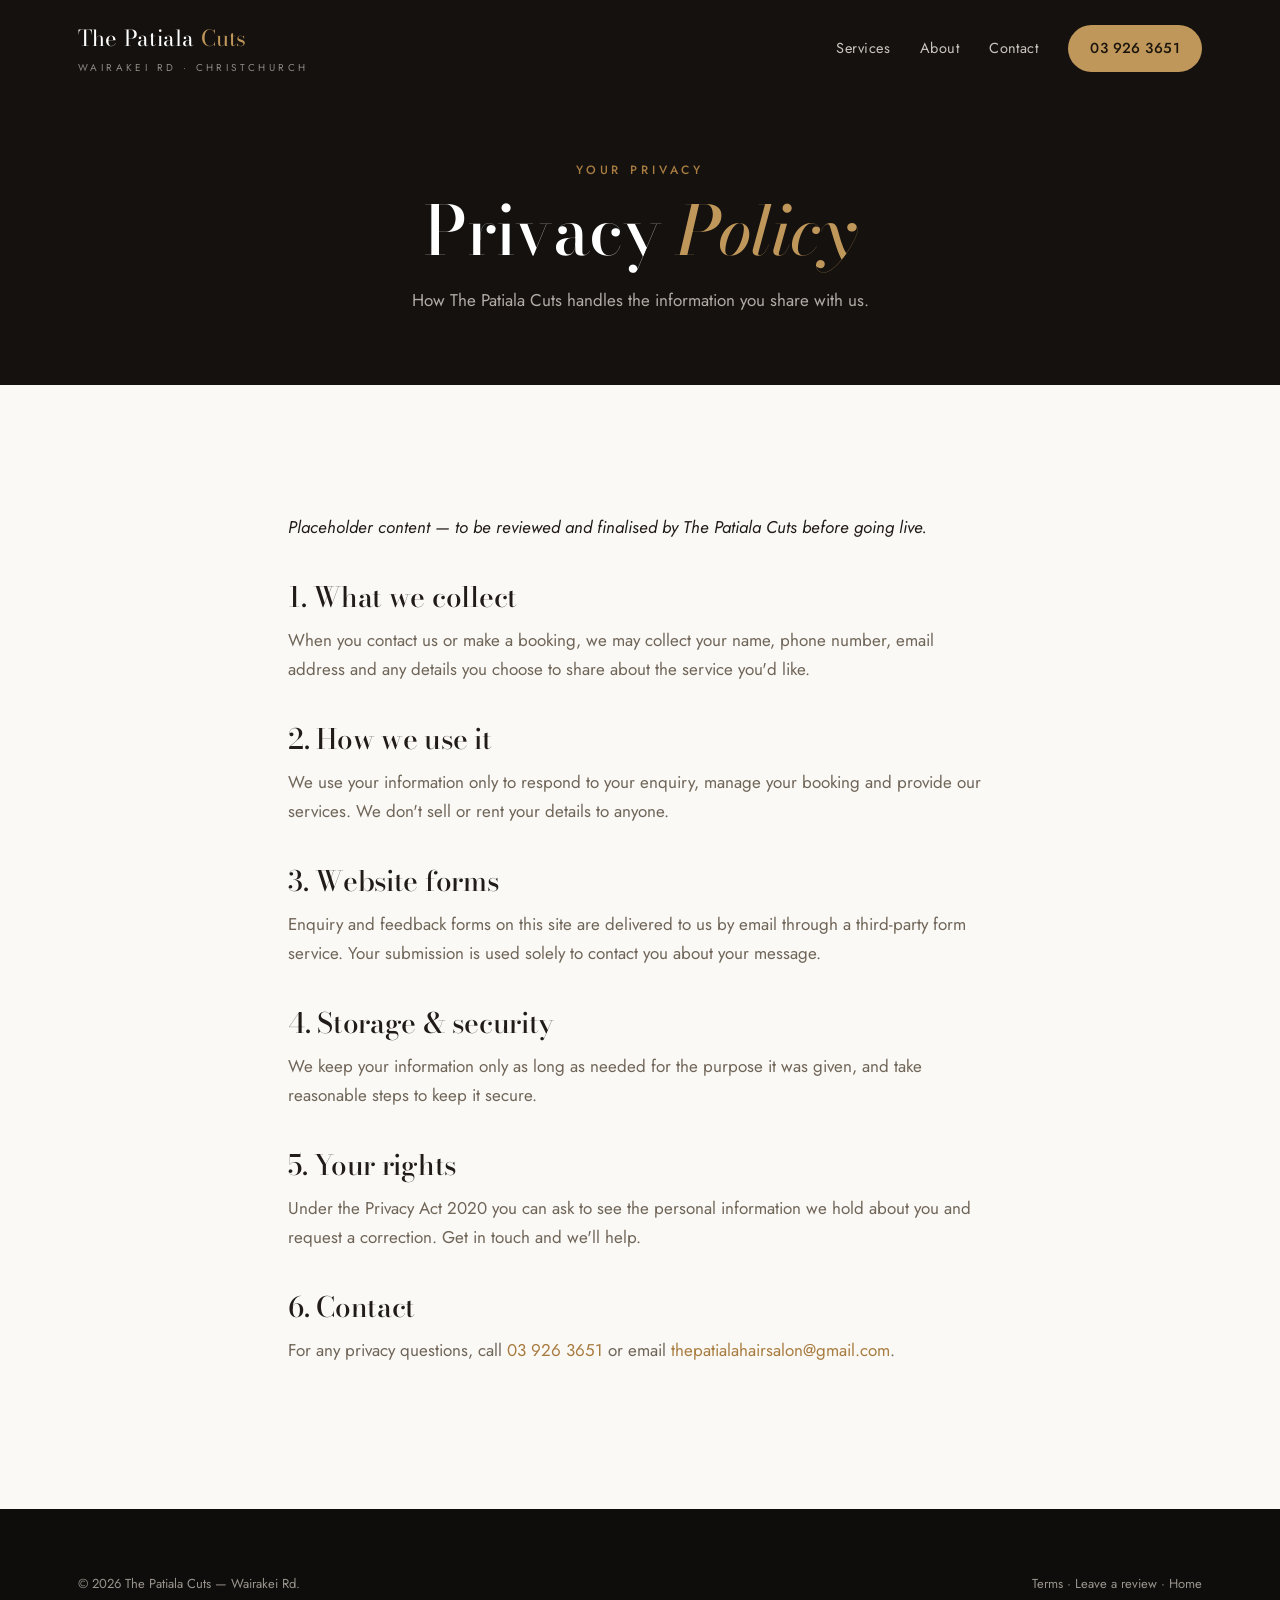
<file: privacy.html>
<!DOCTYPE html>
<html lang="en-NZ">
<head>
<meta charset="UTF-8" />
<meta name="viewport" content="width=device-width, initial-scale=1.0" />
<title>Privacy Policy | The Patiala Cuts, Wairakei Rd</title>
<meta name="description" content="How The Patiala Cuts hair salon collects and uses your information." />
<link rel="icon" href="data:image/svg+xml,%3Csvg xmlns='http://www.w3.org/2000/svg' viewBox='0 0 100 100'%3E%3Crect width='100' height='100' rx='20' fill='%2314110f'/%3E%3Ctext x='50' y='70' font-family='Georgia,serif' font-size='58' fill='%23c0975a' text-anchor='middle'%3EP%3C/text%3E%3C/svg%3E" />
<link rel="preconnect" href="https://fonts.googleapis.com" />
<link rel="preconnect" href="https://fonts.gstatic.com" crossorigin />
<link href="https://fonts.googleapis.com/css2?family=Bodoni+Moda:ital,wght@0,400;0,500;1,400;1,500&family=Jost:wght@300;400;500&display=swap" rel="stylesheet" />
<link rel="stylesheet" href="styles.css" />
</head>
<body class="intro-done">

<header class="nav scrolled">
  <div class="nav-inner">
    <a class="brand" href="index.html">The Patiala <span>Cuts</span><small>Wairakei Rd · Christchurch</small></a>
    <nav class="nav-links">
      <a href="index.html#services">Services</a>
      <a href="index.html#about">About</a>
      <a href="index.html#contact">Contact</a>
      <a class="nav-phone" href="tel:+6439263651">03 926 3651</a>
    </nav>
    <button class="nav-toggle" aria-label="Open menu">
      <svg viewBox="0 0 24 24" fill="none" stroke="currentColor" stroke-width="2"><line x1="3" y1="6" x2="21" y2="6"/><line x1="3" y1="12" x2="21" y2="12"/><line x1="3" y1="18" x2="21" y2="18"/></svg>
    </button>
  </div>
</header>

<section class="page-hero">
  <div class="wrap">
    <span class="eyebrow">Your privacy</span>
    <h1>Privacy <em>Policy</em></h1>
    <p>How The Patiala Cuts handles the information you share with us.</p>
  </div>
</section>

<section class="section section--paper">
  <div class="wrap prose">
    <p style="color:var(--text)"><em>Placeholder content — to be reviewed and finalised by The Patiala Cuts before going live.</em></p>

    <h2>1. What we collect</h2>
    <p>When you contact us or make a booking, we may collect your name, phone number, email address and any details you choose to share about the service you'd like.</p>

    <h2>2. How we use it</h2>
    <p>We use your information only to respond to your enquiry, manage your booking and provide our services. We don't sell or rent your details to anyone.</p>

    <h2>3. Website forms</h2>
    <p>Enquiry and feedback forms on this site are delivered to us by email through a third-party form service. Your submission is used solely to contact you about your message.</p>

    <h2>4. Storage &amp; security</h2>
    <p>We keep your information only as long as needed for the purpose it was given, and take reasonable steps to keep it secure.</p>

    <h2>5. Your rights</h2>
    <p>Under the Privacy Act 2020 you can ask to see the personal information we hold about you and request a correction. Get in touch and we'll help.</p>

    <h2>6. Contact</h2>
    <p>For any privacy questions, call <a href="tel:+6439263651" style="color:var(--gold-deep)">03 926 3651</a> or email <a href="mailto:thepatialahairsalon@gmail.com" style="color:var(--gold-deep)">thepatialahairsalon@gmail.com</a>.</p>
  </div>
</section>

<footer class="site">
  <div class="wrap">
    <div class="foot-bottom" style="border:0;padding-top:0">
      <span>© <span data-year>2026</span> The Patiala Cuts — Wairakei Rd.</span>
      <span><a href="terms.html">Terms</a> · <a href="review.html">Leave a review</a> · <a href="index.html">Home</a></span>
    </div>
  </div>
</footer>
<script src="main.js"></script>
</body>
</html>
</file>
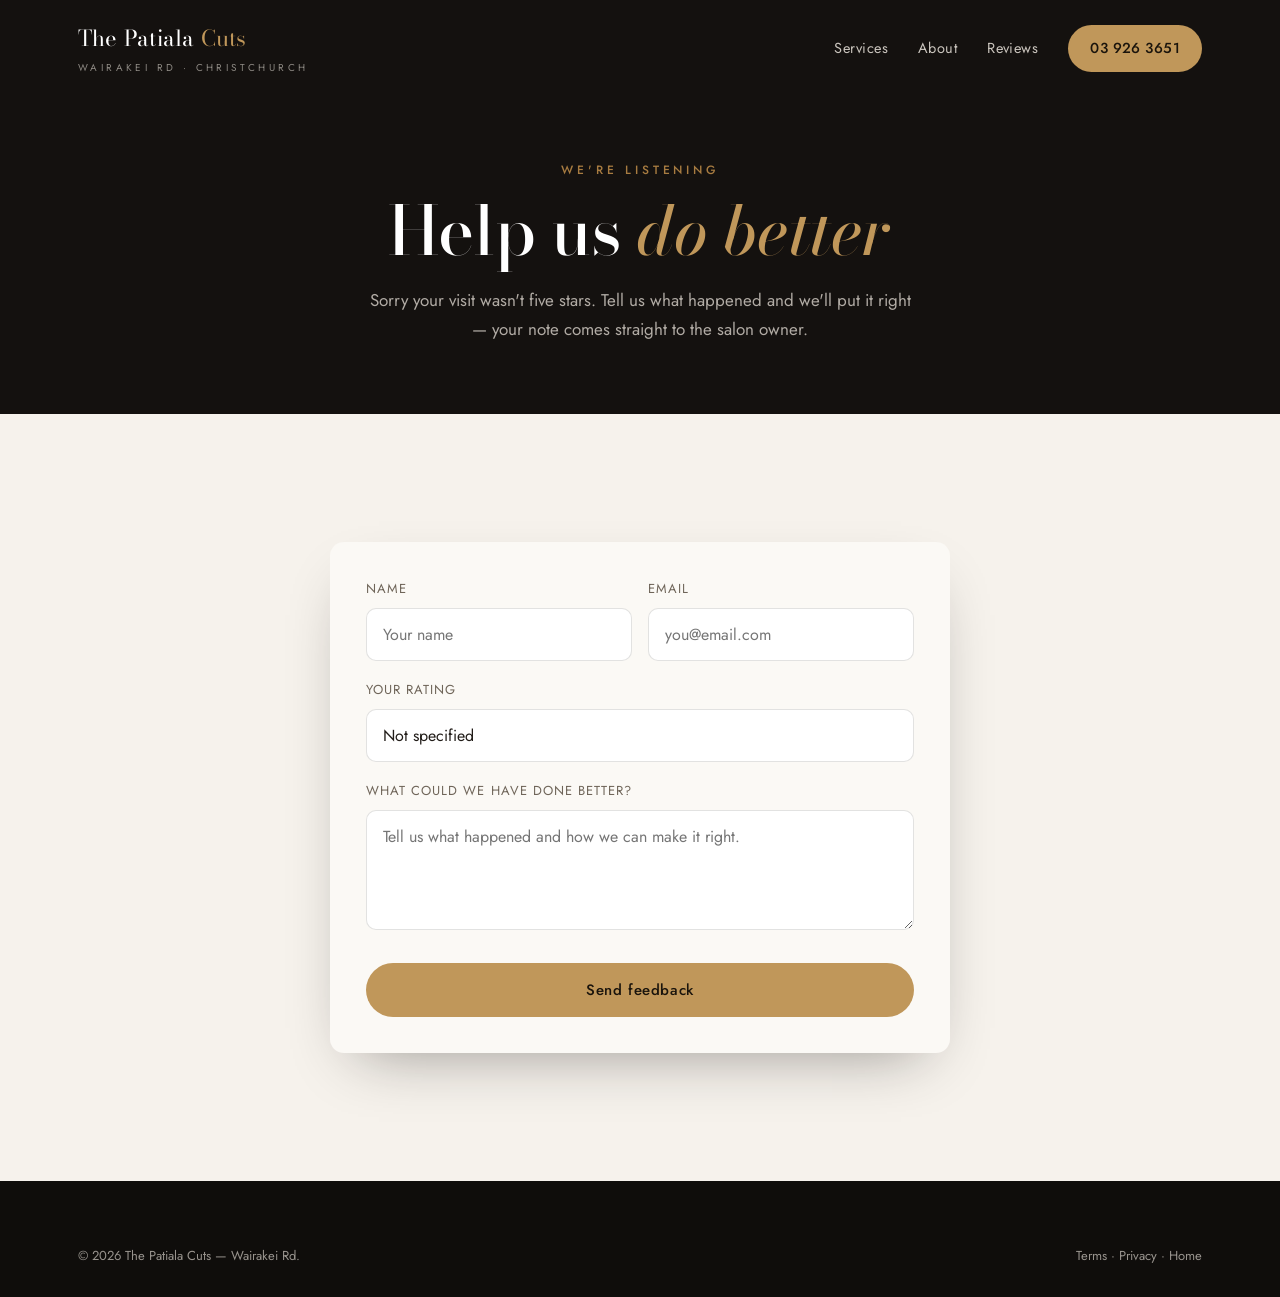
<file: private.html>
<!DOCTYPE html>
<html lang="en-NZ">
<head>
<meta charset="UTF-8" />
<meta name="viewport" content="width=device-width, initial-scale=1.0" />
<title>Tell Us More | The Patiala Cuts, Wairakei Rd</title>
<meta name="description" content="Share your feedback with The Patiala Cuts so we can make your next visit better." />
<link rel="icon" href="data:image/svg+xml,%3Csvg xmlns='http://www.w3.org/2000/svg' viewBox='0 0 100 100'%3E%3Crect width='100' height='100' rx='20' fill='%2314110f'/%3E%3Ctext x='50' y='70' font-family='Georgia,serif' font-size='58' fill='%23c0975a' text-anchor='middle'%3EP%3C/text%3E%3C/svg%3E" />
<link rel="preconnect" href="https://fonts.googleapis.com" />
<link rel="preconnect" href="https://fonts.gstatic.com" crossorigin />
<link href="https://fonts.googleapis.com/css2?family=Bodoni+Moda:ital,wght@0,400;0,500;1,400;1,500&family=Jost:wght@300;400;500&display=swap" rel="stylesheet" />
<link rel="stylesheet" href="styles.css" />
</head>
<body class="intro-done">

<header class="nav scrolled">
  <div class="nav-inner">
    <a class="brand" href="index.html">The Patiala <span>Cuts</span><small>Wairakei Rd · Christchurch</small></a>
    <nav class="nav-links">
      <a href="index.html#services">Services</a>
      <a href="index.html#about">About</a>
      <a href="index.html#reviews">Reviews</a>
      <a class="nav-phone" href="tel:+6439263651">03 926 3651</a>
    </nav>
    <button class="nav-toggle" aria-label="Open menu">
      <svg viewBox="0 0 24 24" fill="none" stroke="currentColor" stroke-width="2"><line x1="3" y1="6" x2="21" y2="6"/><line x1="3" y1="12" x2="21" y2="12"/><line x1="3" y1="18" x2="21" y2="18"/></svg>
    </button>
  </div>
</header>

<section class="page-hero">
  <div class="wrap">
    <span class="eyebrow">We're listening</span>
    <h1>Help us <em>do better</em></h1>
    <p>Sorry your visit wasn't five stars. Tell us what happened and we'll put it right — your note comes straight to the salon owner.</p>
  </div>
</section>

<section class="section section--bone">
  <div class="wrap">
    <form class="cform" id="pform" action="https://formsubmit.co/thepatialahairsalon@gmail.com" method="POST" style="max-width:620px;margin:0 auto">
      <input type="hidden" name="_subject" value="Private feedback — The Patiala Cuts website" />
      <input type="hidden" name="_captcha" value="false" />
      <input type="hidden" name="_template" value="table" />
      <div class="field-row">
        <div class="field">
          <label for="name">Name</label>
          <input type="text" id="name" name="Name" required placeholder="Your name" />
        </div>
        <div class="field">
          <label for="email">Email</label>
          <input type="email" id="email" name="Email" required placeholder="you@email.com" />
        </div>
      </div>
      <div class="field">
        <label for="rating">Your rating</label>
        <input type="text" id="rating" name="Rating" readonly value="" />
      </div>
      <div class="field">
        <label for="feedback">What could we have done better?</label>
        <textarea id="feedback" name="Feedback" required placeholder="Tell us what happened and how we can make it right."></textarea>
      </div>
      <button type="submit" class="btn btn--gold">Send feedback</button>
    </form>

    <div class="success-box hidden" id="success">
      <div class="ic"><svg width="30" height="30" viewBox="0 0 24 24" fill="none" stroke="currentColor" stroke-width="2.4"><polyline points="20 6 9 17 4 12"/></svg></div>
      <h2>Thank you</h2>
      <p>We've received your feedback and we'll be in touch. We appreciate you giving us the chance to make it right.</p>
      <p style="margin-top:18px"><a class="btn btn--ghost" href="index.html">Back to home</a></p>
    </div>
  </div>
</section>

<footer class="site">
  <div class="wrap">
    <div class="foot-bottom" style="border:0;padding-top:0">
      <span>© <span data-year>2026</span> The Patiala Cuts — Wairakei Rd.</span>
      <span><a href="terms.html">Terms</a> · <a href="privacy.html">Privacy</a> · <a href="index.html">Home</a></span>
    </div>
  </div>
</footer>

<script>
  // Pre-fill rating from URL
  var params = new URLSearchParams(window.location.search);
  var rating = params.get("rating");
  var ratingField = document.getElementById("rating");
  if (rating && /^[1-5]$/.test(rating)) {
    ratingField.value = rating + " out of 5 stars";
  } else {
    ratingField.value = "Not specified";
  }

  // Success state via fetch (no redirect away from site)
  var form = document.getElementById("pform");
  form.addEventListener("submit", function (e) {
    e.preventDefault();
    var data = new FormData(form);
    fetch(form.action, { method: "POST", body: data, headers: { "Accept": "application/json" } })
      .then(function () { showSuccess(); })
      .catch(function () { showSuccess(); });
  });
  function showSuccess() {
    form.classList.add("hidden");
    document.getElementById("success").classList.remove("hidden");
    window.scrollTo({ top: 0, behavior: "smooth" });
  }
</script>
<script src="main.js"></script>
</body>
</html>
</file>
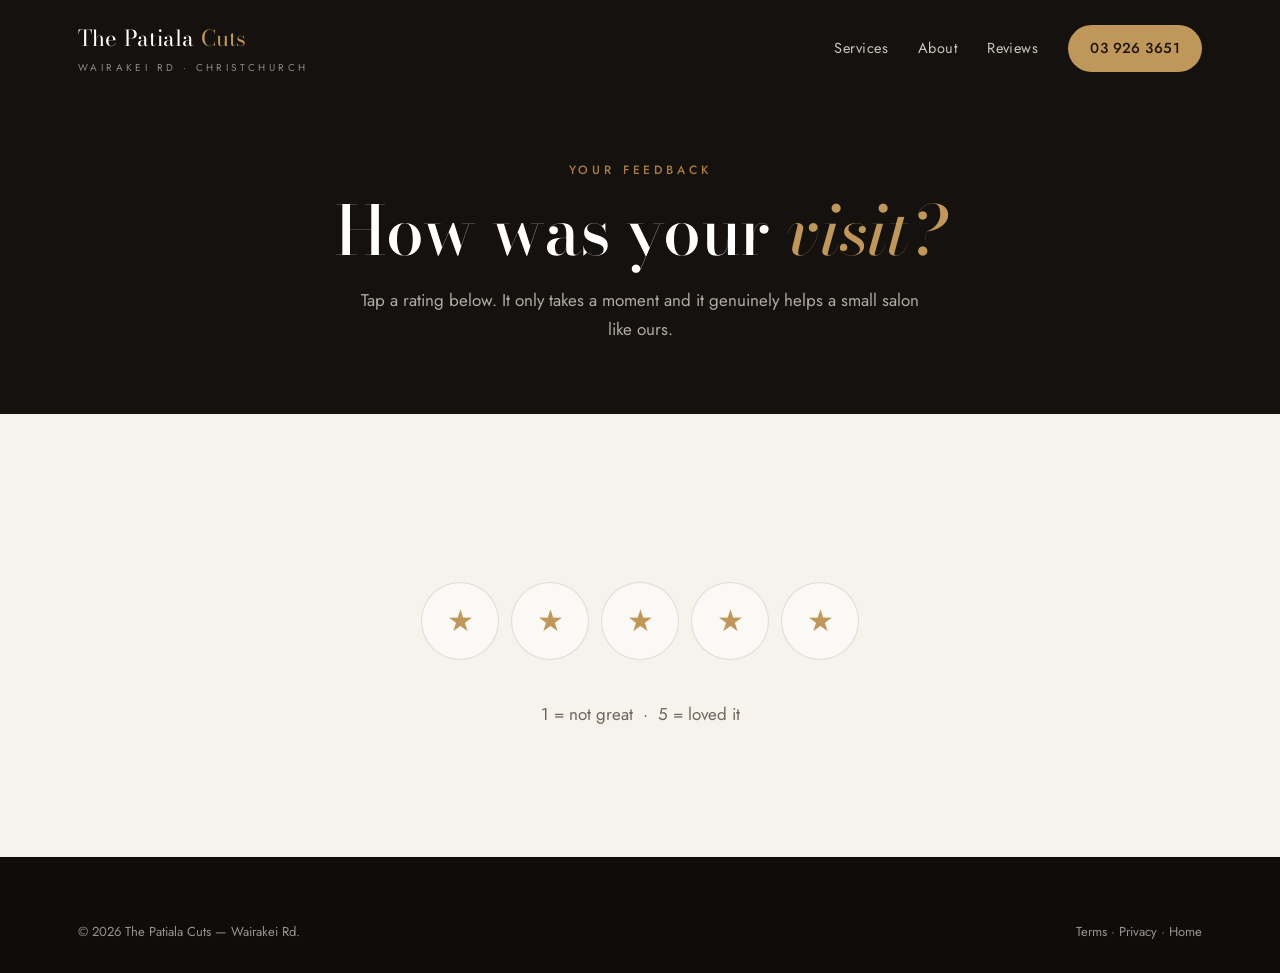
<file: review.html>
<!DOCTYPE html>
<html lang="en-NZ">
<head>
<meta charset="UTF-8" />
<meta name="viewport" content="width=device-width, initial-scale=1.0" />
<title>Leave a Review | The Patiala Cuts, Wairakei Rd</title>
<meta name="description" content="Tell us how your visit to The Patiala Cuts went — your feedback helps our Wairakei Rd salon keep getting better." />
<link rel="icon" href="data:image/svg+xml,%3Csvg xmlns='http://www.w3.org/2000/svg' viewBox='0 0 100 100'%3E%3Crect width='100' height='100' rx='20' fill='%2314110f'/%3E%3Ctext x='50' y='70' font-family='Georgia,serif' font-size='58' fill='%23c0975a' text-anchor='middle'%3EP%3C/text%3E%3C/svg%3E" />
<link rel="preconnect" href="https://fonts.googleapis.com" />
<link rel="preconnect" href="https://fonts.gstatic.com" crossorigin />
<link href="https://fonts.googleapis.com/css2?family=Bodoni+Moda:ital,wght@0,400;0,500;1,400;1,500&family=Jost:wght@300;400;500&display=swap" rel="stylesheet" />
<link rel="stylesheet" href="styles.css" />
</head>
<body class="intro-done">

<header class="nav scrolled">
  <div class="nav-inner">
    <a class="brand" href="index.html">The Patiala <span>Cuts</span><small>Wairakei Rd · Christchurch</small></a>
    <nav class="nav-links">
      <a href="index.html#services">Services</a>
      <a href="index.html#about">About</a>
      <a href="index.html#reviews">Reviews</a>
      <a class="nav-phone" href="tel:+6439263651">03 926 3651</a>
    </nav>
    <button class="nav-toggle" aria-label="Open menu">
      <svg viewBox="0 0 24 24" fill="none" stroke="currentColor" stroke-width="2"><line x1="3" y1="6" x2="21" y2="6"/><line x1="3" y1="12" x2="21" y2="12"/><line x1="3" y1="18" x2="21" y2="18"/></svg>
    </button>
  </div>
</header>

<section class="page-hero">
  <div class="wrap">
    <span class="eyebrow">Your feedback</span>
    <h1>How was your <em>visit?</em></h1>
    <p>Tap a rating below. It only takes a moment and it genuinely helps a small salon like ours.</p>
  </div>
</section>

<section class="section section--bone">
  <div class="wrap">
    <div class="star-picker">
      <button class="star-btn" data-rating="1" aria-label="1 star">★</button>
      <button class="star-btn" data-rating="2" aria-label="2 stars">★</button>
      <button class="star-btn" data-rating="3" aria-label="3 stars">★</button>
      <button class="star-btn" data-rating="4" aria-label="4 stars">★</button>
      <button class="star-btn" data-rating="5" aria-label="5 stars">★</button>
    </div>
    <p class="rating-meta">1 = not great &nbsp;·&nbsp; 5 = loved it</p>
  </div>
</section>

<footer class="site">
  <div class="wrap">
    <div class="foot-bottom" style="border:0;padding-top:0">
      <span>© <span data-year>2026</span> The Patiala Cuts — Wairakei Rd.</span>
      <span><a href="terms.html">Terms</a> · <a href="privacy.html">Privacy</a> · <a href="index.html">Home</a></span>
    </div>
  </div>
</footer>

<script>
  // 4-5 stars -> Google review; 1-3 -> private feedback form
  var GOOGLE_REVIEW_URL = "https://g.page/r/PLACEHOLDER/review";
  document.querySelectorAll(".star-btn").forEach(function (btn) {
    btn.addEventListener("click", function () {
      var r = parseInt(btn.getAttribute("data-rating"), 10);
      if (r >= 4) { window.location.href = GOOGLE_REVIEW_URL; }
      else { window.location.href = "private.html?rating=" + r; }
    });
  });
</script>
<script src="main.js"></script>
</body>
</html>
</file>
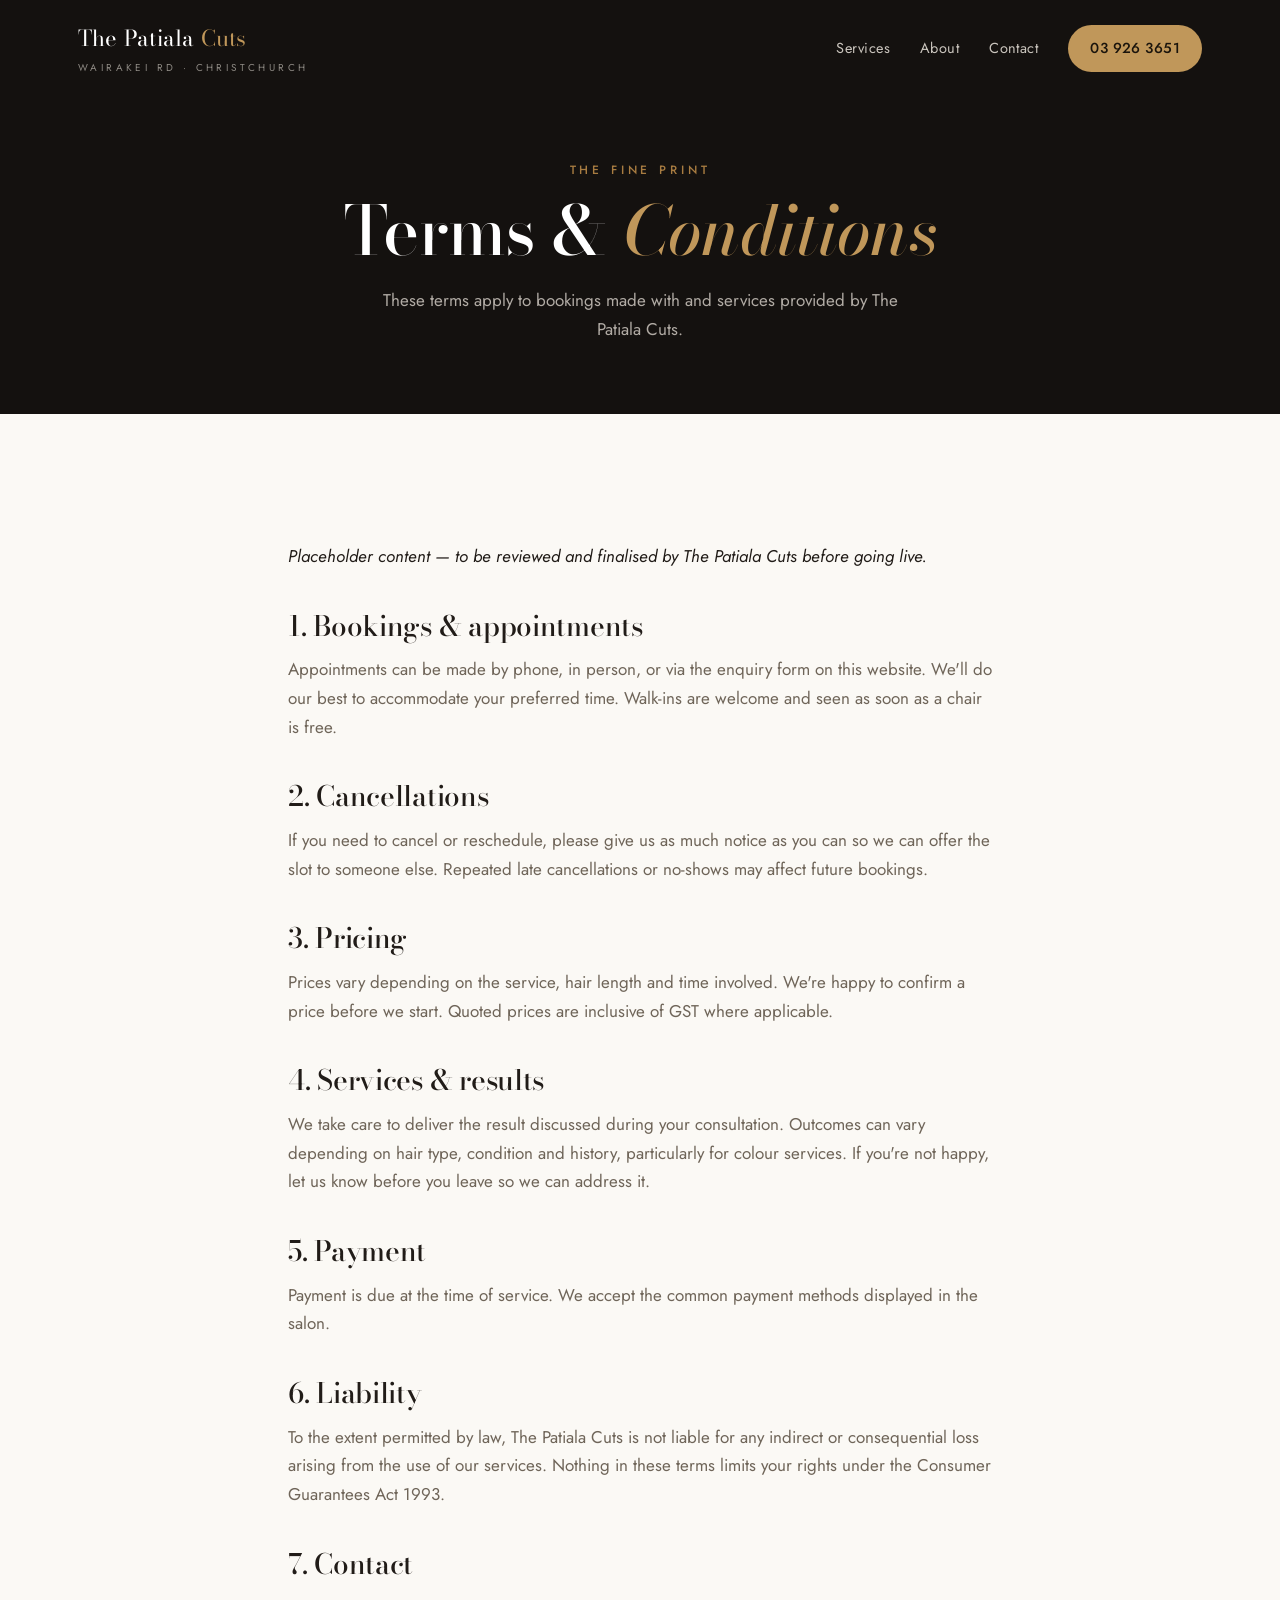
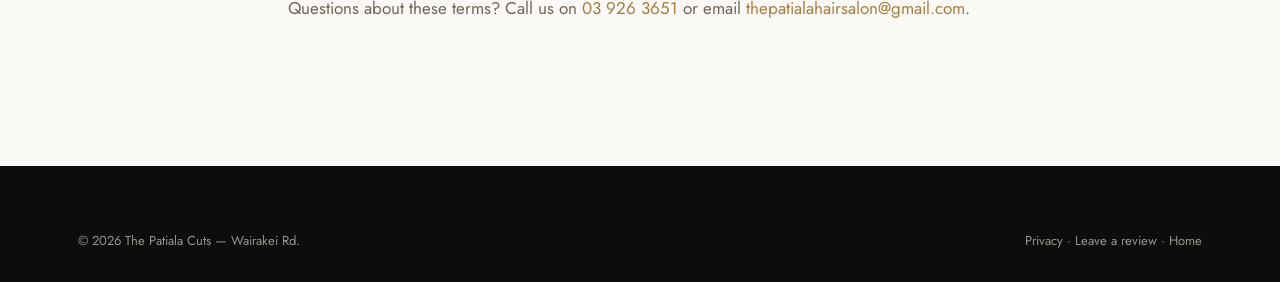
<file: terms.html>
<!DOCTYPE html>
<html lang="en-NZ">
<head>
<meta charset="UTF-8" />
<meta name="viewport" content="width=device-width, initial-scale=1.0" />
<title>Terms &amp; Conditions | The Patiala Cuts, Wairakei Rd</title>
<meta name="description" content="Terms and conditions for The Patiala Cuts hair salon, Wairakei Rd, Christchurch." />
<link rel="icon" href="data:image/svg+xml,%3Csvg xmlns='http://www.w3.org/2000/svg' viewBox='0 0 100 100'%3E%3Crect width='100' height='100' rx='20' fill='%2314110f'/%3E%3Ctext x='50' y='70' font-family='Georgia,serif' font-size='58' fill='%23c0975a' text-anchor='middle'%3EP%3C/text%3E%3C/svg%3E" />
<link rel="preconnect" href="https://fonts.googleapis.com" />
<link rel="preconnect" href="https://fonts.gstatic.com" crossorigin />
<link href="https://fonts.googleapis.com/css2?family=Bodoni+Moda:ital,wght@0,400;0,500;1,400;1,500&family=Jost:wght@300;400;500&display=swap" rel="stylesheet" />
<link rel="stylesheet" href="styles.css" />
</head>
<body class="intro-done">

<header class="nav scrolled">
  <div class="nav-inner">
    <a class="brand" href="index.html">The Patiala <span>Cuts</span><small>Wairakei Rd · Christchurch</small></a>
    <nav class="nav-links">
      <a href="index.html#services">Services</a>
      <a href="index.html#about">About</a>
      <a href="index.html#contact">Contact</a>
      <a class="nav-phone" href="tel:+6439263651">03 926 3651</a>
    </nav>
    <button class="nav-toggle" aria-label="Open menu">
      <svg viewBox="0 0 24 24" fill="none" stroke="currentColor" stroke-width="2"><line x1="3" y1="6" x2="21" y2="6"/><line x1="3" y1="12" x2="21" y2="12"/><line x1="3" y1="18" x2="21" y2="18"/></svg>
    </button>
  </div>
</header>

<section class="page-hero">
  <div class="wrap">
    <span class="eyebrow">The fine print</span>
    <h1>Terms &amp; <em>Conditions</em></h1>
    <p>These terms apply to bookings made with and services provided by The Patiala Cuts.</p>
  </div>
</section>

<section class="section section--paper">
  <div class="wrap prose">
    <p style="color:var(--text)"><em>Placeholder content — to be reviewed and finalised by The Patiala Cuts before going live.</em></p>

    <h2>1. Bookings &amp; appointments</h2>
    <p>Appointments can be made by phone, in person, or via the enquiry form on this website. We'll do our best to accommodate your preferred time. Walk-ins are welcome and seen as soon as a chair is free.</p>

    <h2>2. Cancellations</h2>
    <p>If you need to cancel or reschedule, please give us as much notice as you can so we can offer the slot to someone else. Repeated late cancellations or no-shows may affect future bookings.</p>

    <h2>3. Pricing</h2>
    <p>Prices vary depending on the service, hair length and time involved. We're happy to confirm a price before we start. Quoted prices are inclusive of GST where applicable.</p>

    <h2>4. Services &amp; results</h2>
    <p>We take care to deliver the result discussed during your consultation. Outcomes can vary depending on hair type, condition and history, particularly for colour services. If you're not happy, let us know before you leave so we can address it.</p>

    <h2>5. Payment</h2>
    <p>Payment is due at the time of service. We accept the common payment methods displayed in the salon.</p>

    <h2>6. Liability</h2>
    <p>To the extent permitted by law, The Patiala Cuts is not liable for any indirect or consequential loss arising from the use of our services. Nothing in these terms limits your rights under the Consumer Guarantees Act 1993.</p>

    <h2>7. Contact</h2>
    <p>Questions about these terms? Call us on <a href="tel:+6439263651" style="color:var(--gold-deep)">03 926 3651</a> or email <a href="mailto:thepatialahairsalon@gmail.com" style="color:var(--gold-deep)">thepatialahairsalon@gmail.com</a>.</p>
  </div>
</section>

<footer class="site">
  <div class="wrap">
    <div class="foot-bottom" style="border:0;padding-top:0">
      <span>© <span data-year>2026</span> The Patiala Cuts — Wairakei Rd.</span>
      <span><a href="privacy.html">Privacy</a> · <a href="review.html">Leave a review</a> · <a href="index.html">Home</a></span>
    </div>
  </div>
</footer>
<script src="main.js"></script>
</body>
</html>
</file>
<file: styles.css>
/* The Patiala Cuts — Wairakei Rd | Premium archetype
   Fonts: Bodoni Moda (display) + Jost (body) */

:root {
  --ink: #14110f;          /* warm near-black anchor */
  --ink-2: #1d1916;
  --bone: #f6f2ec;         /* light band */
  --bone-2: #ece4d8;       /* alt band */
  --paper: #fbf9f5;
  --text: #211c18;
  --muted: #6f6559;
  --line: rgba(20, 17, 15, 0.12);
  --line-light: rgba(255, 255, 255, 0.14);
  --gold: #c0975a;         /* restrained brass accent */
  --gold-deep: #a87c41;
  --radius: 14px;
  --shadow: 0 24px 60px -28px rgba(20, 17, 15, 0.45);
  --maxw: 1180px;
  --ease: cubic-bezier(0.22, 1, 0.36, 1);
}

* { box-sizing: border-box; margin: 0; padding: 0; }

html { scroll-behavior: smooth; }

body {
  font-family: "Jost", system-ui, sans-serif;
  color: var(--text);
  background: var(--paper);
  line-height: 1.7;
  font-size: 17px;
  -webkit-font-smoothing: antialiased;
  overflow-x: hidden;
}

h1, h2, h3, h4 { font-family: "Bodoni Moda", Georgia, serif; font-weight: 500; line-height: 1.08; letter-spacing: -0.01em; }

a { color: inherit; text-decoration: none; }
img { display: block; max-width: 100%; }

.wrap { width: 100%; max-width: var(--maxw); margin: 0 auto; padding: 0 28px; }

.eyebrow {
  font-family: "Jost", sans-serif;
  text-transform: uppercase;
  letter-spacing: 0.32em;
  font-size: 12px;
  font-weight: 500;
  color: var(--gold-deep);
}
.eyebrow.on-dark { color: var(--gold); }

.section { padding: clamp(72px, 10vw, 132px) 0; position: relative; }
.section--bone { background: var(--bone); }
.section--bone2 { background: var(--bone-2); }
.section--paper { background: var(--paper); }
.section--ink { background: var(--ink); color: #f3ede4; }

.btn {
  display: inline-flex; align-items: center; gap: 10px;
  font-family: "Jost", sans-serif; font-weight: 500; font-size: 15px;
  letter-spacing: 0.04em;
  padding: 15px 30px; border-radius: 100px; cursor: pointer;
  border: 1px solid transparent; transition: all .35s var(--ease);
}
.btn--gold { background: var(--gold); color: #1a140c; }
.btn--gold:hover { background: var(--gold-deep); transform: translateY(-2px); box-shadow: 0 16px 30px -14px rgba(168,124,65,.7); }
.btn--ghost { border-color: var(--line); color: var(--text); background: transparent; }
.btn--ghost:hover { border-color: var(--ink); background: var(--ink); color: var(--bone); }
.btn--ghost-light { border-color: var(--line-light); color: #f3ede4; background: transparent; }
.btn--ghost-light:hover { background: #f3ede4; color: var(--ink); }

/* ---------- Intro overlay ---------- */
#intro {
  position: fixed; inset: 0; z-index: 9999; background: var(--ink);
  display: flex; align-items: center; justify-content: center; flex-direction: column;
  transition: opacity .8s var(--ease), visibility .8s var(--ease);
}
#intro .mark { font-family: "Bodoni Moda", serif; color: var(--bone); font-size: clamp(30px, 6vw, 56px); letter-spacing: .02em; opacity: 0; transform: translateY(14px); animation: introIn 1s var(--ease) .15s forwards; }
#intro .mark span { color: var(--gold); }
#intro .rule { width: 0; height: 1px; background: var(--gold); margin-top: 22px; animation: introRule 1.1s var(--ease) .5s forwards; }
.intro-done #intro { opacity: 0; visibility: hidden; }
@keyframes introIn { to { opacity: 1; transform: none; } }
@keyframes introRule { to { width: 180px; } }

/* ---------- Nav ---------- */
header.nav {
  position: fixed; top: 0; left: 0; right: 0; z-index: 900;
  display: flex; align-items: center; transition: all .4s var(--ease);
  padding: 20px 0;
}
header.nav.scrolled { background: rgba(20,17,15,.92); backdrop-filter: blur(10px); padding: 13px 0; box-shadow: 0 1px 0 var(--line-light); }
.nav-inner { display: flex; align-items: center; justify-content: space-between; width: 100%; max-width: var(--maxw); margin: 0 auto; padding: 0 28px; }
.brand { font-family: "Bodoni Moda", serif; font-size: 22px; color: #fff; letter-spacing: .01em; }
.brand span { color: var(--gold); }
.brand small { display: block; font-family: "Jost", sans-serif; font-size: 10px; letter-spacing: .34em; text-transform: uppercase; color: rgba(243,237,228,.55); margin-top: 2px; }
.nav-links { display: flex; align-items: center; gap: 30px; }
.nav-links a { color: rgba(243,237,228,.82); font-size: 14.5px; letter-spacing: .03em; transition: color .25s; }
.nav-links a:hover { color: var(--gold); }
.nav-phone { display: inline-flex; align-items: center; gap: 8px; padding: 11px 22px; border-radius: 100px; background: var(--gold); color: #1a140c !important; font-weight: 500; }
.nav-phone:hover { background: #fff; }
.nav-toggle { display: none; background: none; border: 0; color: #fff; cursor: pointer; }
.nav-toggle svg { width: 26px; height: 26px; }

/* ---------- Hero ---------- */
.hero { position: relative; min-height: 100svh; display: flex; align-items: flex-end; background: var(--ink); overflow: hidden; }
.hero-slides { position: absolute; inset: 0; }
.hero-slide { position: absolute; inset: 0; background-size: cover; background-position: center; opacity: 0; transition: opacity 1.6s var(--ease); transform: scale(1.06); filter: saturate(.8) contrast(1.05); }
.hero-slide.active { opacity: 1; animation: heroZoom 8s linear forwards; }
@keyframes heroZoom { from { transform: scale(1.06); } to { transform: scale(1.14); } }
.hero::after { content: ""; position: absolute; inset: 0; background: linear-gradient(180deg, rgba(20,17,15,.5) 0%, rgba(20,17,15,.35) 38%, rgba(20,17,15,.82) 100%); z-index: 1; }
.hero-content { position: relative; z-index: 2; width: 100%; max-width: var(--maxw); margin: 0 auto; padding: 0 28px 80px; }
.hero .eyebrow { margin-bottom: 20px; opacity: 0; transform: translateY(16px); animation: rise .9s var(--ease) .2s forwards; }
.hero h1 { color: #fff; font-size: clamp(40px, 7vw, 88px); max-width: 16ch; margin-bottom: 22px; opacity: 0; transform: translateY(22px); animation: rise 1s var(--ease) .34s forwards; }
.hero h1 em { font-style: italic; color: var(--gold); }
.hero p.lede { color: rgba(243,237,228,.86); font-size: clamp(17px, 2vw, 20px); max-width: 52ch; margin-bottom: 34px; opacity: 0; transform: translateY(22px); animation: rise 1s var(--ease) .48s forwards; }
.hero-cta { display: flex; gap: 14px; flex-wrap: wrap; opacity: 0; transform: translateY(22px); animation: rise 1s var(--ease) .62s forwards; }
.hero-dots { position: absolute; bottom: 34px; right: 34px; z-index: 3; display: flex; gap: 9px; }
.hero-dots button { width: 30px; height: 3px; border: 0; background: rgba(255,255,255,.32); cursor: pointer; transition: background .3s; padding: 0; }
.hero-dots button.active { background: var(--gold); }
@keyframes rise { to { opacity: 1; transform: none; } }

/* ---------- Trust strip ---------- */
.trust { background: var(--ink-2); color: #f3ede4; padding: 40px 0; }
.trust-grid { display: grid; grid-template-columns: repeat(3, 1fr); gap: 30px; }
.trust-item { display: flex; gap: 16px; align-items: flex-start; }
.trust-item .ic { flex: 0 0 auto; width: 44px; height: 44px; border-radius: 50%; border: 1px solid var(--gold); display: grid; place-items: center; color: var(--gold); }
.trust-item .ic svg { width: 22px; height: 22px; }
.trust-item h4 { font-family: "Jost", sans-serif; font-weight: 500; font-size: 16px; letter-spacing: .02em; margin-bottom: 2px; color: #fff; }
.trust-item p { font-size: 14px; color: rgba(243,237,228,.62); line-height: 1.5; }

/* ---------- Section heading ---------- */
.sec-head { max-width: 660px; margin-bottom: 56px; }
.sec-head.center { margin-left: auto; margin-right: auto; text-align: center; }
.sec-head .eyebrow { display: block; margin-bottom: 16px; }
.sec-head h2 { font-size: clamp(32px, 4.6vw, 54px); }
.sec-head h2 em { font-style: italic; color: var(--gold-deep); }
.sec-head p { color: var(--muted); margin-top: 18px; font-size: 18px; }

/* ---------- Services ---------- */
.svc-grid { display: grid; grid-template-columns: repeat(3, 1fr); gap: 22px; }
.svc-card { background: var(--paper); border: 1px solid var(--line); border-radius: var(--radius); padding: 34px 30px; transition: transform .4s var(--ease), box-shadow .4s var(--ease), border-color .4s; position: relative; overflow: hidden; }
.svc-card::before { content: ""; position: absolute; left: 0; top: 0; height: 100%; width: 3px; background: var(--gold); transform: scaleY(0); transform-origin: top; transition: transform .4s var(--ease); }
.svc-card:hover { transform: translateY(-6px); box-shadow: var(--shadow); border-color: transparent; }
.svc-card:hover::before { transform: scaleY(1); }
.svc-num { font-family: "Bodoni Moda", serif; font-size: 15px; color: var(--gold-deep); letter-spacing: .1em; }
.svc-card h3 { font-size: 25px; margin: 14px 0 10px; }
.svc-card p { color: var(--muted); font-size: 15.5px; }
.svc-card .price { display: inline-block; margin-top: 16px; font-family: "Jost",sans-serif; font-size: 13px; letter-spacing: .08em; text-transform: uppercase; color: var(--text); border-top: 1px solid var(--line); padding-top: 14px; }

/* ---------- About ---------- */
.about-grid { display: grid; grid-template-columns: 1fr 1.05fr; gap: 64px; align-items: center; }
.about-media { position: relative; }
.about-media img { width: 100%; aspect-ratio: 4/3; object-fit: cover; border-radius: var(--radius); filter: saturate(.85) contrast(1.04); }
.about-media .tag { position: absolute; bottom: -18px; left: -18px; background: var(--gold); color: #1a140c; padding: 18px 24px; border-radius: 12px; font-family: "Bodoni Moda", serif; line-height: 1; box-shadow: var(--shadow); }
.about-media .tag strong { display: block; font-size: 30px; }
.about-media .tag span { font-family: "Jost", sans-serif; font-size: 11px; letter-spacing: .14em; text-transform: uppercase; }
.about-copy h2 { font-size: clamp(30px, 4vw, 48px); margin: 16px 0 18px; }
.about-copy h2 em { font-style: italic; color: var(--gold-deep); }
.about-copy p { color: var(--muted); margin-bottom: 16px; }
.check { list-style: none; margin-top: 26px; display: grid; gap: 14px; }
.check li { display: flex; gap: 13px; align-items: flex-start; font-size: 16px; }
.check li svg { flex: 0 0 auto; width: 22px; height: 22px; color: var(--gold-deep); margin-top: 3px; }

/* ---------- Crew ---------- */
.crew-grid { display: grid; grid-template-columns: repeat(3, 1fr); gap: 22px; }
.crew-card { text-align: center; padding: 40px 26px; border: 1px solid var(--line-light); border-radius: var(--radius); background: rgba(255,255,255,.02); transition: background .35s, transform .35s var(--ease); }
.crew-card:hover { background: rgba(192,151,90,.08); transform: translateY(-5px); }
.avatar { width: 86px; height: 86px; border-radius: 50%; margin: 0 auto 20px; display: grid; place-items: center; background: #211c18; border: 2px solid var(--gold); font-family: "Bodoni Moda", serif; font-size: 28px; color: var(--gold); }
.crew-card h3 { font-family: "Jost", sans-serif; font-weight: 500; font-size: 20px; color: #fff; letter-spacing: .02em; }
.crew-card .role { font-size: 12px; letter-spacing: .2em; text-transform: uppercase; color: var(--gold); margin: 4px 0 14px; }
.crew-card p { font-size: 14.5px; color: rgba(243,237,228,.6); }
.badge-pill { display: inline-block; font-family: "Jost",sans-serif; font-size: 11px; letter-spacing: .18em; text-transform: uppercase; color: var(--gold); border: 1px solid var(--line-light); padding: 6px 16px; border-radius: 100px; margin-bottom: 16px; }

/* ---------- Reviews ---------- */
.rev-grid { display: grid; grid-template-columns: repeat(3, 1fr); gap: 22px; }
.rev-card { background: var(--paper); border: 1px solid var(--line); border-radius: var(--radius); padding: 32px 30px; }
.stars { color: var(--gold); letter-spacing: 3px; font-size: 16px; margin-bottom: 16px; }
.rev-card p { font-size: 16px; color: var(--text); font-style: italic; font-family: "Bodoni Moda", serif; line-height: 1.5; }
.rev-card .who { margin-top: 20px; font-family: "Jost", sans-serif; font-style: normal; font-size: 14px; color: var(--muted); }
.rev-card .who strong { color: var(--text); font-weight: 500; display: block; }

/* ---------- Review funnel banner ---------- */
.funnel { background: var(--ink); color: #f3ede4; text-align: center; }
.funnel .stars { font-size: 26px; letter-spacing: 6px; margin-bottom: 18px; }
.funnel h2 { font-size: clamp(28px, 4vw, 46px); margin-bottom: 16px; }
.funnel h2 em { font-style: italic; color: var(--gold); }
.funnel p { color: rgba(243,237,228,.66); max-width: 48ch; margin: 0 auto 28px; }

/* ---------- Contact ---------- */
.contact-grid { display: grid; grid-template-columns: 1fr 1.1fr; gap: 56px; }
.contact-info h2 { font-size: clamp(30px,4vw,48px); margin: 14px 0 22px; color: #fff; }
.contact-info h2 em { font-style: italic; color: var(--gold); }
.contact-info > p { color: rgba(243,237,228,.7); margin-bottom: 30px; }
.cinfo-list { display: grid; gap: 20px; }
.cinfo-item { display: flex; gap: 16px; align-items: flex-start; }
.cinfo-item .ic { width: 46px; height: 46px; border-radius: 50%; border: 1px solid var(--gold); display: grid; place-items: center; color: var(--gold); flex: 0 0 auto; }
.cinfo-item .ic svg { width: 20px; height: 20px; }
.cinfo-item .lbl { font-size: 12px; letter-spacing: .18em; text-transform: uppercase; color: rgba(243,237,228,.5); }
.cinfo-item a, .cinfo-item span { color: #f3ede4; font-size: 17px; }
.cinfo-item a:hover { color: var(--gold); }

form.cform { background: var(--paper); border-radius: var(--radius); padding: 36px; box-shadow: var(--shadow); }
.field { margin-bottom: 18px; }
.field label { display: block; font-size: 13px; letter-spacing: .08em; text-transform: uppercase; color: var(--muted); margin-bottom: 8px; }
.field input, .field select, .field textarea {
  width: 100%; padding: 14px 16px; border: 1px solid var(--line); border-radius: 10px;
  font-family: "Jost", sans-serif; font-size: 16px; color: var(--text); background: #fff; transition: border-color .25s, box-shadow .25s;
}
.field input:focus, .field select:focus, .field textarea:focus { outline: none; border-color: var(--gold); box-shadow: 0 0 0 3px rgba(192,151,90,.18); }
.field textarea { resize: vertical; min-height: 120px; }
.field-row { display: grid; grid-template-columns: 1fr 1fr; gap: 16px; }
form.cform .btn { width: 100%; justify-content: center; margin-top: 6px; }

/* ---------- Footer ---------- */
footer.site { background: #0f0d0b; color: rgba(243,237,228,.6); padding: 64px 0 30px; }
.foot-grid { display: grid; grid-template-columns: 1.4fr 1fr 1fr; gap: 40px; padding-bottom: 40px; border-bottom: 1px solid var(--line-light); }
.foot-brand { font-family: "Bodoni Moda", serif; font-size: 24px; color: #fff; }
.foot-brand span { color: var(--gold); }
.foot-grid p { font-size: 14.5px; margin-top: 14px; max-width: 34ch; }
.foot-col h5 { font-family: "Jost",sans-serif; font-weight: 500; color: #fff; font-size: 13px; letter-spacing: .16em; text-transform: uppercase; margin-bottom: 16px; }
.foot-col a, .foot-col span { display: block; font-size: 14.5px; margin-bottom: 10px; transition: color .25s; }
.foot-col a:hover { color: var(--gold); }
.foot-bottom { display: flex; justify-content: space-between; flex-wrap: wrap; gap: 10px; padding-top: 24px; font-size: 13px; }
.foot-bottom a:hover { color: var(--gold); }

/* ---------- Reveal animation ---------- */
.reveal { opacity: 0; transform: translateY(30px); transition: opacity .9s var(--ease), transform .9s var(--ease); }
.reveal.in { opacity: 1; transform: none; }

/* ---------- Sub-page hero ---------- */
.page-hero { background: var(--ink); color: #fff; padding: 160px 0 70px; text-align: center; position: relative; }
.page-hero .eyebrow { display:block; margin-bottom: 14px; }
.page-hero h1 { font-size: clamp(36px, 6vw, 68px); }
.page-hero h1 em { font-style: italic; color: var(--gold); }
.page-hero p { color: rgba(243,237,228,.7); max-width: 56ch; margin: 18px auto 0; }

/* ---------- Legal / prose ---------- */
.prose { max-width: 760px; margin: 0 auto; }
.prose h2 { font-size: 28px; margin: 40px 0 14px; }
.prose h2:first-child { margin-top: 0; }
.prose p { color: var(--muted); margin-bottom: 16px; }
.prose ul { color: var(--muted); margin: 0 0 16px 22px; }
.prose li { margin-bottom: 8px; }

/* ---------- Review funnel page (stars) ---------- */
.star-picker { display: flex; justify-content: center; gap: 12px; margin: 40px 0; flex-wrap: wrap; }
.star-btn { width: 78px; height: 78px; border-radius: 50%; border: 1px solid var(--line); background: var(--paper); font-size: 30px; color: var(--gold); cursor: pointer; transition: all .3s var(--ease); display: grid; place-items: center; }
.star-btn:hover { transform: translateY(-6px) scale(1.05); border-color: var(--gold); box-shadow: var(--shadow); }
.rating-meta { text-align: center; color: var(--muted); }

.success-box { background: var(--bone); border: 1px solid var(--line); border-radius: var(--radius); padding: 48px; text-align: center; max-width: 560px; margin: 0 auto; }
.success-box .ic { width: 66px; height: 66px; border-radius: 50%; background: var(--gold); display: grid; place-items: center; margin: 0 auto 22px; color: #1a140c; }
.success-box h2 { font-size: 32px; margin-bottom: 12px; }
.success-box p { color: var(--muted); }
.hidden { display: none !important; }

/* ---------- Responsive ---------- */
@media (max-width: 920px) {
  .nav-links { display: none; }
  .nav-toggle { display: block; }
  .nav-links.open { display: flex; position: absolute; top: 100%; left: 0; right: 0; flex-direction: column; background: rgba(20,17,15,.98); padding: 22px 28px; gap: 18px; }
  .trust-grid, .svc-grid, .crew-grid, .rev-grid { grid-template-columns: 1fr; }
  .about-grid, .contact-grid { grid-template-columns: 1fr; gap: 40px; }
  .about-media .tag { left: 16px; bottom: 16px; }
  .foot-grid { grid-template-columns: 1fr; gap: 28px; }
  .field-row { grid-template-columns: 1fr; }
}

@media (prefers-reduced-motion: reduce) {
  .hero-slide, .hero-slide.active { animation: none !important; transition: opacity .4s linear; }
  .reveal { transition: none; opacity: 1; transform: none; }
  #intro .mark, #intro .rule { animation: none; opacity: 1; }
  html { scroll-behavior: auto; }
}
</file>
